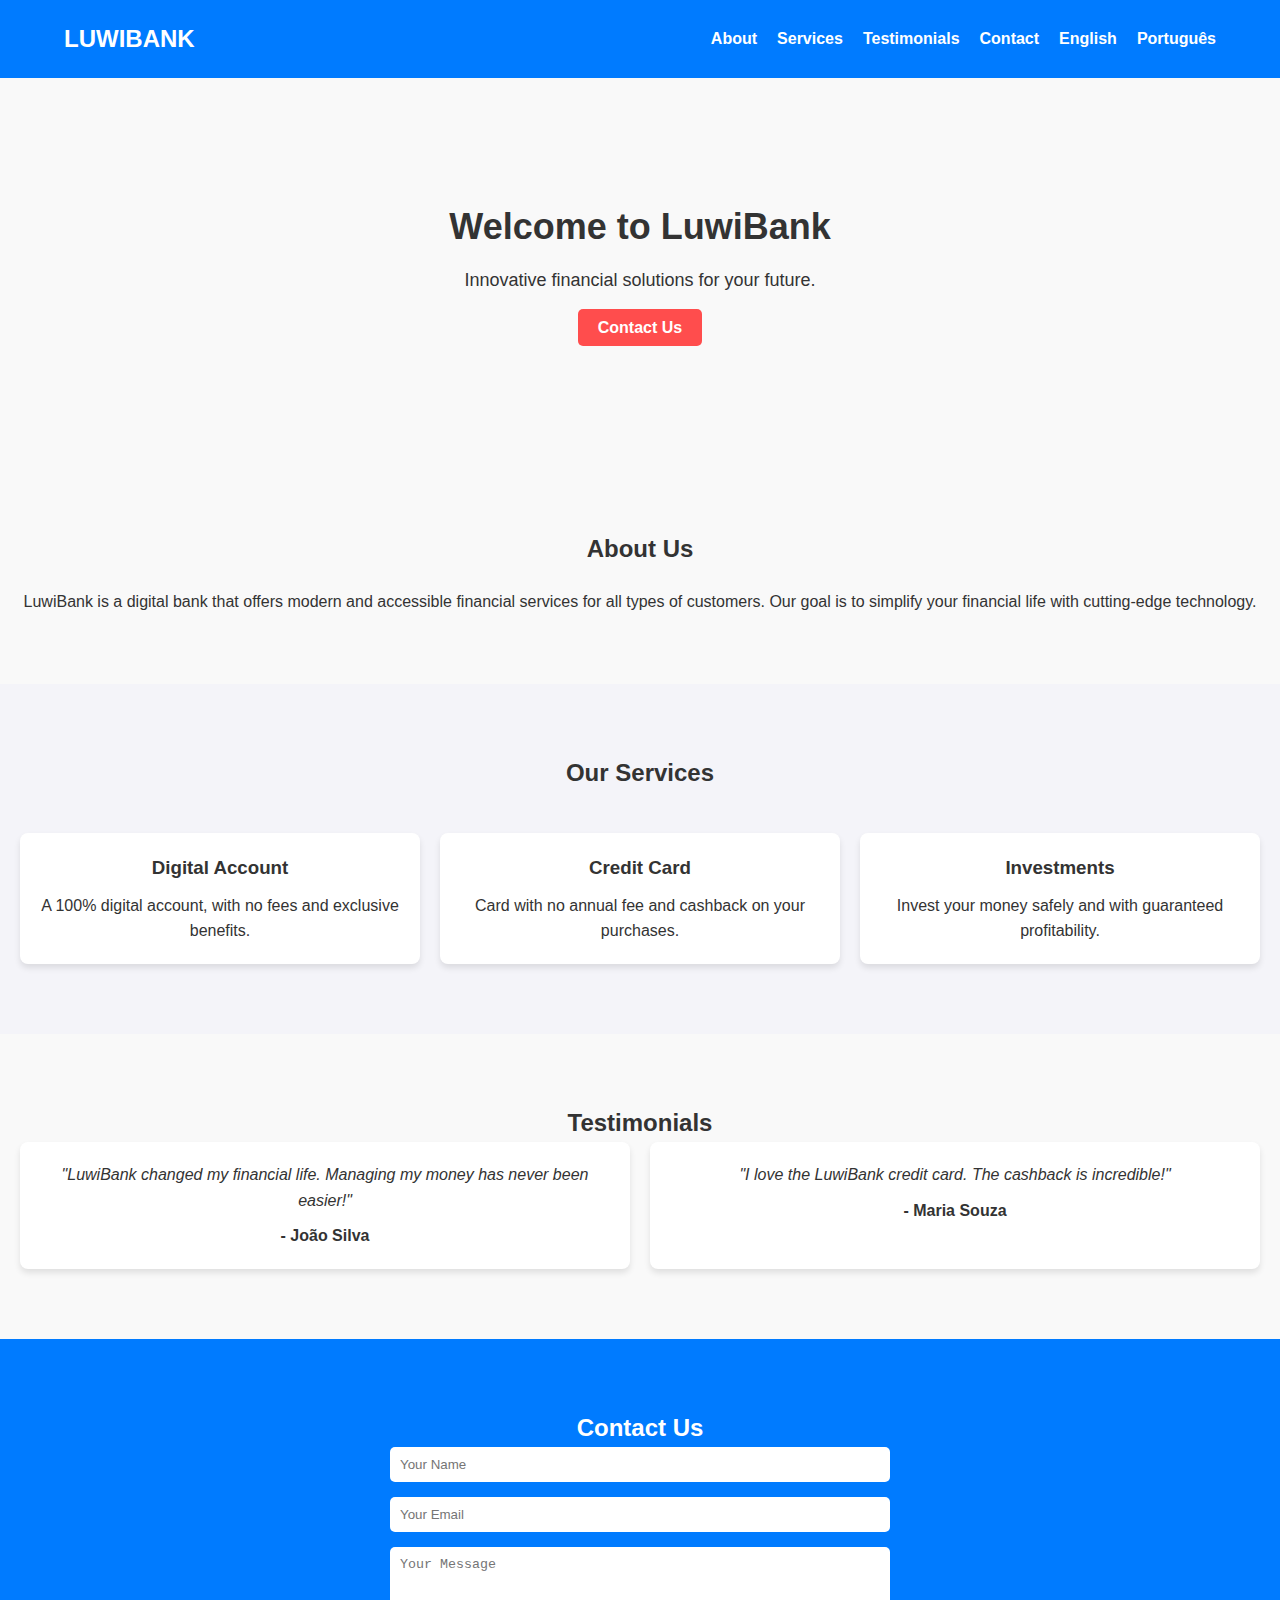
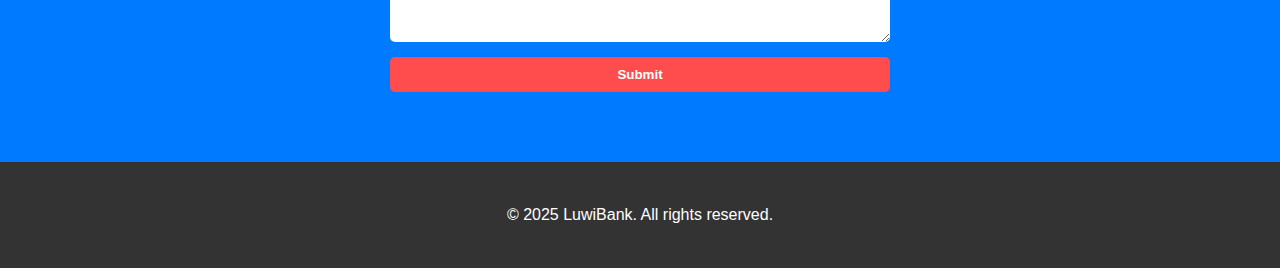
<file: en/index.html>
<!DOCTYPE html>
<html lang="pt-BR">
<head>
  <meta charset="UTF-8">
  <meta name="viewport" content="width=device-width, initial-scale=1.0">
  <title>LuwiBank - Seu Futuro Financeiro</title>
  <link rel="stylesheet" href="styles.css">
</head>
<body>
  <!-- Header -->
  <header class="header">
    <div class="header-container">
      <a href="#" class="logo">LUWIBANK</a>
      <nav class="nav">
        <ul class="nav-list">
          <li><a href="#about">About</a></li>
          <li><a href="#services">Services</a></li>
          <li><a href="#testimonials">Testimonials</a></li>
          <li><a href="#contact">Contact</a></li>

          <li><a href="#">English</a></li>
          <li><a href="../pt/index.html">Português</a></li>
        </ul>
      </nav>
    </div>
  </header>

  <!-- Hero Section -->
  <section class="hero">
    <div class="container">
      <h2>Welcome to LuwiBank</h2>
      <p>Innovative financial solutions for your future.</p>
      <a href="#contact" class="cta-btn">Contact Us</a>
    </div>
  </section>

  <!-- About -->
  <section id="about" class="about">
    <div class="container">
      <h2>About Us</h2>
      <p>LuwiBank is a digital bank that offers modern and accessible financial services for all types of customers. Our goal is to simplify your financial life with cutting-edge technology.</p>
    </div>
  </section>

  <!-- Services -->
  <section id="services" class="services">
    <div class="container">
      <h2>Our Services</h2>
      <div class="service-grid">
        <div class="service-item">
          <h3>Digital Account</h3>
          <p>A 100% digital account, with no fees and exclusive benefits.</p>
        </div>
        <div class="service-item">
          <h3>Credit Card</h3>
          <p>Card with no annual fee and cashback on your purchases.</p>
        </div>
        <div class="service-item">
          <h3>Investments</h3>
          <p>Invest your money safely and with guaranteed profitability.</p>
        </div>
      </div>
    </div>
  </section>

  <!-- Testimonials -->
  <section id="testimonials" class="testimonials">
    <div class="container">
      <h2>Testimonials</h2>
      <div class="testimonial-grid">
        <div class="testimonial-item">
          <p>"LuwiBank changed my financial life. Managing my money has never been easier!"</p>
          <span>- João Silva</span>
        </div>
        <div class="testimonial-item">
          <p>"I love the LuwiBank credit card. The cashback is incredible!"</p>
          <span>- Maria Souza</span>
        </div>
      </div>
    </div>
  </section>

  <!-- Contact -->
  <section id="contact" class="contact">
    <div class="container">
      <h2>Contact Us</h2>
      <form class="contact-form">
        <input type="text" placeholder="Your Name" required>
        <input type="email" placeholder="Your Email" required>
        <textarea placeholder="Your Message" rows="5" required></textarea>
        <button type="submit" class="cta-btn">Submit</button>
      </form>
    </div>
  </section>

  <!-- Footer -->
  <footer class="footer">
    <div class="container">
      <p>&copy; 2025 LuwiBank. All rights reserved.</p>
    </div>
  </footer>
</body>
</html>
</file>
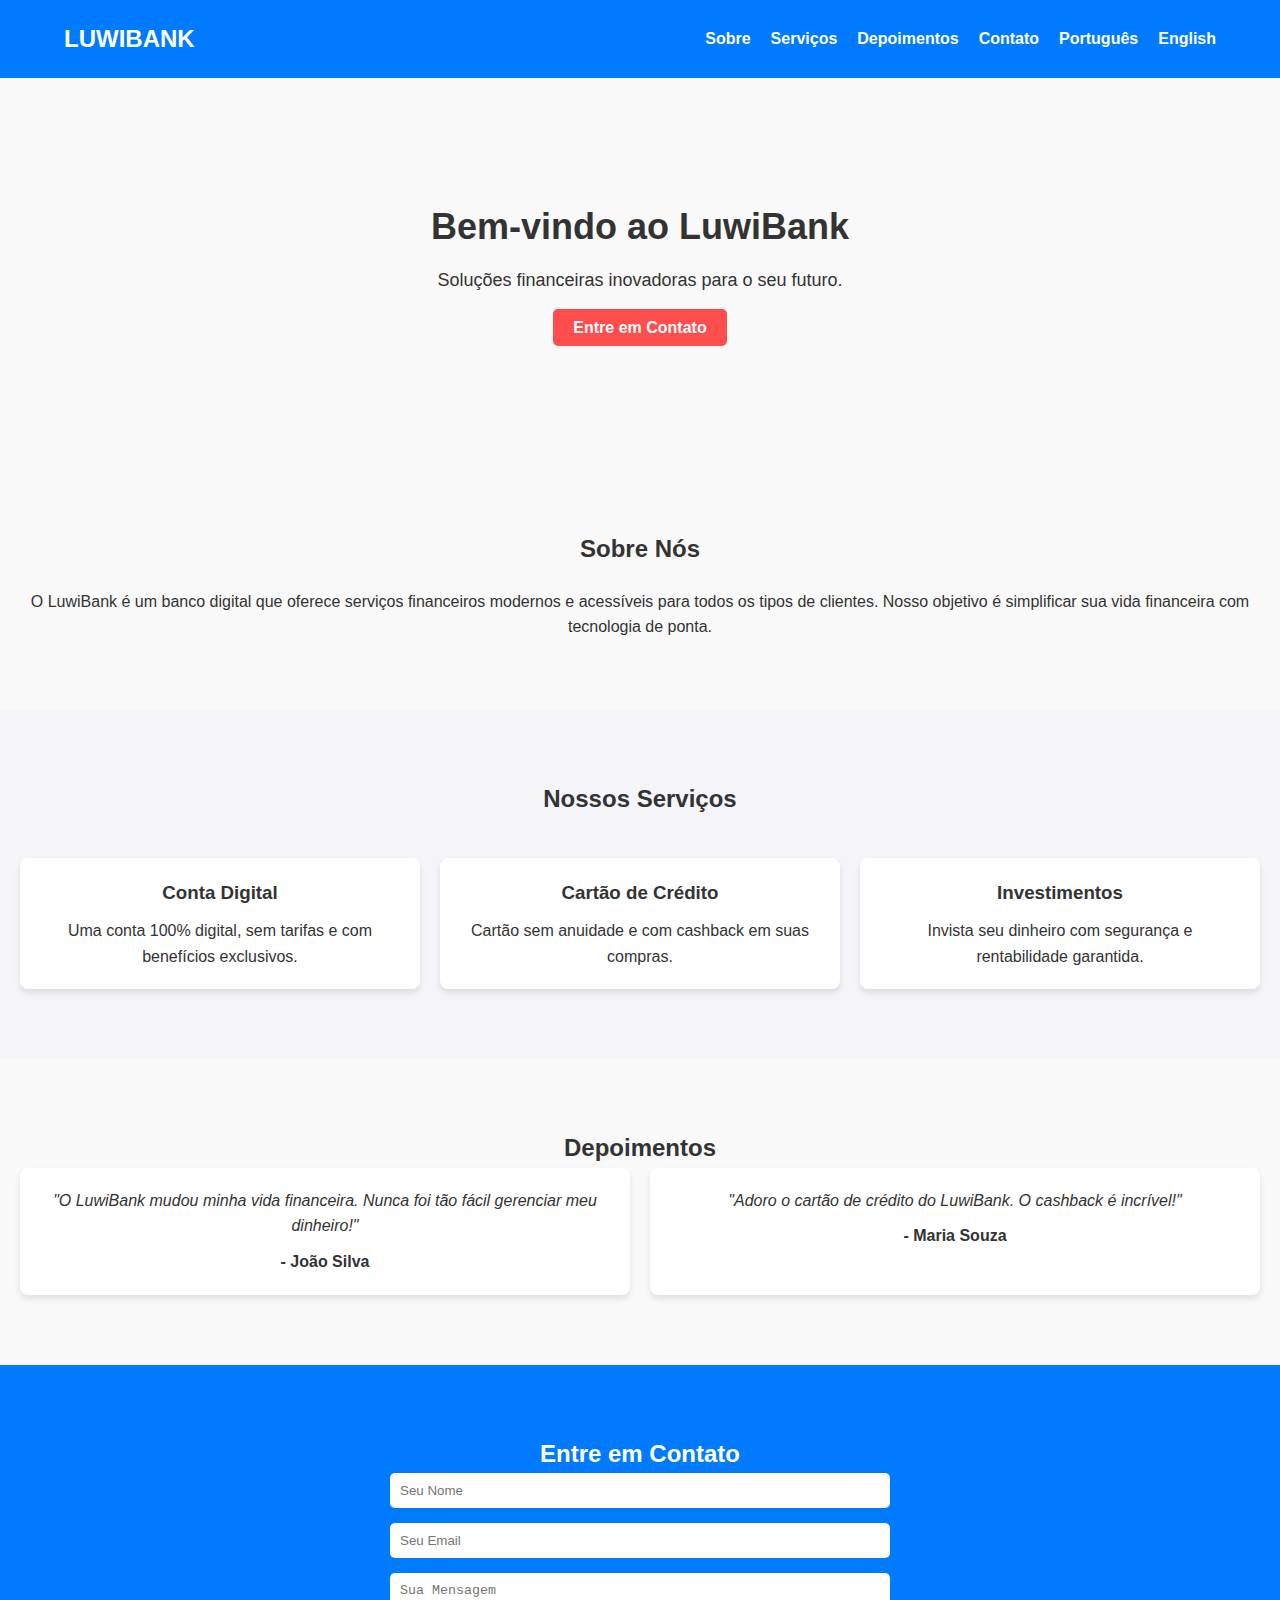
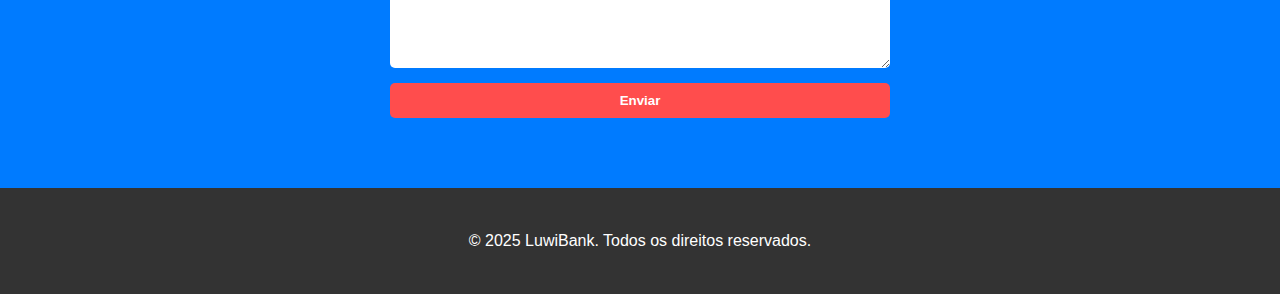
<file: pt/index.html>
<!DOCTYPE html>
<html lang="pt-BR">
<head>
  <meta charset="UTF-8">
  <meta name="viewport" content="width=device-width, initial-scale=1.0">
  <title>LuwiBank - Seu Futuro Financeiro</title>
  <link rel="stylesheet" href="styles.css">
</head>
<body>
  <!-- Cabeçalho -->
  <header class="header">
    <div class="header-container">
      <a href="#" class="logo">LUWIBANK</a>
      <nav class="nav">
        <ul class="nav-list">
          <li><a href="#sobre">Sobre</a></li>
          <li><a href="#servicos">Serviços</a></li>
          <li><a href="#depoimentos">Depoimentos</a></li>
          <li><a href="#contato">Contato</a></li>

          <li><a href="#">Português</a></li>
          <li><a href="../en/index.html">English</a></li>
        </ul>
      </nav>
    </div>
  </header>

  <!-- Seção Hero -->
  <section class="hero">
    <div class="container">
      <h2>Bem-vindo ao LuwiBank</h2>
      <p>Soluções financeiras inovadoras para o seu futuro.</p>
      <a href="#contato" class="cta-btn">Entre em Contato</a>
    </div>
  </section>

  <!-- Sobre -->
  <section id="sobre" class="about">
    <div class="container">
      <h2>Sobre Nós</h2>
      <p>O LuwiBank é um banco digital que oferece serviços financeiros modernos e acessíveis para todos os tipos de clientes. Nosso objetivo é simplificar sua vida financeira com tecnologia de ponta.</p>
    </div>
  </section>

  <!-- Serviços -->
  <section id="servicos" class="services">
    <div class="container">
      <h2>Nossos Serviços</h2>
      <div class="service-grid">
        <div class="service-item">
          <h3>Conta Digital</h3>
          <p>Uma conta 100% digital, sem tarifas e com benefícios exclusivos.</p>
        </div>
        <div class="service-item">
          <h3>Cartão de Crédito</h3>
          <p>Cartão sem anuidade e com cashback em suas compras.</p>
        </div>
        <div class="service-item">
          <h3>Investimentos</h3>
          <p>Invista seu dinheiro com segurança e rentabilidade garantida.</p>
        </div>
      </div>
    </div>
  </section>

  <!-- Depoimentos -->
  <section id="depoimentos" class="testimonials">
    <div class="container">
      <h2>Depoimentos</h2>
      <div class="testimonial-grid">
        <div class="testimonial-item">
          <p>"O LuwiBank mudou minha vida financeira. Nunca foi tão fácil gerenciar meu dinheiro!"</p>
          <span>- João Silva</span>
        </div>
        <div class="testimonial-item">
          <p>"Adoro o cartão de crédito do LuwiBank. O cashback é incrível!"</p>
          <span>- Maria Souza</span>
        </div>
      </div>
    </div>
  </section>

  <!-- Contato -->
  <section id="contato" class="contact">
    <div class="container">
      <h2>Entre em Contato</h2>
      <form class="contact-form">
        <input type="text" placeholder="Seu Nome" required>
        <input type="email" placeholder="Seu Email" required>
        <textarea placeholder="Sua Mensagem" rows="5" required></textarea>
        <button type="submit" class="cta-btn">Enviar</button>
      </form>
    </div>
  </section>

  <!-- Rodapé -->
  <footer class="footer">
    <div class="container">
      <p>&copy; 2025 LuwiBank. Todos os direitos reservados.</p>
    </div>
  </footer>
</body>
</html>
</file>
<file: en/styles.css>
/* styles.css */
* {
    margin: 0;
    padding: 0;
    box-sizing: border-box;
}

html {
    scroll-behavior: smooth;
}

body {
    font-family: Arial, sans-serif;
    line-height: 1.6;
    background-color: #f9f9f9;
    color: #333;
}

.container {
    padding: 20px;
}

.header-container {
    width: 90%;
    max-width: 1200px;
    margin: 0 auto;
    display: flex;
    justify-content: space-between;
    align-items: center;
}

/* Header */
.header {
    background: #007BFF;
    color: white;
    padding: 20px 0;
}

.logo {
    font-size: 24px;
    font-weight: bold;
    text-transform: uppercase;
    display: flex;
    align-items: center;
    color: #fff;
    text-decoration: none;
}

.nav {
    display: flex;
    justify-content: flex-end;
}

.nav-list {
    list-style: none;
    display: flex;
    gap: 20px;
}

.nav-list a {
    color: white;
    text-decoration: none;
    font-weight: bold;
}

.nav-list a:hover {
    text-decoration: underline;
}

/* Header Responsiveness */
@media (max-width: 768px) {
    .header-container {
        flex-direction: column;
        gap: 10px;
    }

    .nav {
        justify-content: center;
    }

    .nav-list {
        flex-direction: column;
        gap: 10px;
    }
}

/* Hero Section */
.hero {
    background: url('https://via.placeholder.com/1920x1080') no-repeat center center/cover;
    color: white;
    text-align: center;
    padding: 100px 20px;
}

.hero h2 {
    font-size: 36px;
    margin-bottom: 10px;
    color: #333;
}

.hero p {
    font-size: 18px;
    margin-bottom: 20px;
    color: #333;
}

.cta-btn {
    background: #ff4d4d;
    color: white;
    padding: 10px 20px;
    text-decoration: none;
    border-radius: 5px;
    font-weight: bold;
}

.cta-btn:hover {
    background: #cc0000;
}

/* Hero Section Responsiveness */
@media (max-width: 768px) {
    .hero {
        padding: 50px 20px;
    }

    .hero h2 {
        font-size: 28px;
    }

    .hero p {
        font-size: 16px;
    }
}

/* About Section */
.about {
    padding: 50px 0;
    text-align: center;
}

.about h2 {
    margin-bottom: 20px;
}

/* Services Section */
.services {
    padding: 50px 0;
    background: #f4f4f9;
}

.services h2 {
    text-align: center;
    margin-bottom: 40px;
}

.service-grid {
    display: grid;
    grid-template-columns: repeat(auto-fit, minmax(250px, 1fr));
    gap: 20px;
}

.service-item {
    background: white;
    padding: 20px;
    border-radius: 8px;
    box-shadow: 0 4px 6px rgba(0, 0, 0, 0.1);
    text-align: center;
}

.service-item h3 {
    margin-bottom: 10px;
}

/* Testimonials Section */
.testimonials {
    padding: 50px 0;
    text-align: center;
}

.testimonial-grid {
    display: grid;
    grid-template-columns: repeat(auto-fit, minmax(250px, 1fr));
    gap: 20px;
}

.testimonial-item {
    background: white;
    padding: 20px;
    border-radius: 8px;
    box-shadow: 0 4px 6px rgba(0, 0, 0, 0.1);
}

.testimonial-item p {
    font-style: italic;
    margin-bottom: 10px;
}

.testimonial-item span {
    font-weight: bold;
}

/* Contact Section */
.contact {
    padding: 50px 0;
    background: #007BFF;
    color: white;
    text-align: center;
}

.contact-form {
    display: flex;
    flex-direction: column;
    gap: 15px;
    max-width: 500px;
    margin: 0 auto;
}

.contact-form input,
.contact-form textarea {
    padding: 10px;
    border: none;
    border-radius: 5px;
}

.contact-form button {
    background: #ff4d4d;
    color: white;
    padding: 10px;
    border: none;
    border-radius: 5px;
    cursor: pointer;
}

.contact-form button:hover {
    background: #cc0000;
}

/* Footer */
.footer {
    background: #333;
    color: white;
    text-align: center;
    padding: 20px 0;
}

/* General Responsiveness */
/* Screen below 768px */
@media (max-width: 768px) {
    /* Global adjustments for smaller screens */
    .container {
        width: 95%;
        padding: 0 15px; /* Add side margin */
    }

    /* Reduce padding in sections */
    .about,
    .services,
    .testimonials,
    .contact {
        padding: 30px 0;
    }

    /* Reduces font size in titles */
    h2 {
        font-size: 24px;
    }

    /* Adjust call to action button */
    .cta-btn {
        padding: 8px 16px;
        font-size: 14px;
    }

    /* Adjust form */
    .contact-form {
        padding: 0 15px;
    }
}

/* Adding specific media query for screens smaller than 244px */
@media (max-width: 244px) {
    /* Global Adjustments */
    .container {
        width: 100%; /* Occupies the entire available width */
        padding: 0 10px; /* Reduces side margin for very small screens */
    }

    /* Header */
    .nav-list {
        flex-direction: column;
        gap: 5px; /* Reduces spacing between menu items */
    }

    .nav-list a {
        font-size: 12px; /* Decreases menu font size */
    }

    /* Hero Section */
    .hero {
        padding: 30px 10px; /* Reduces padding to avoid overflow */
    }

    .hero h2 {
        font-size: 20px; /* Decreases title size */
    }

    .hero p {
        font-size: 12px; /* Decreases text size */
    }

    .cta-btn {
        font-size: 10px; /* Decreases button size */
        padding: 5px 10px; /* Reduces button padding */
    }

    /* About Section */
    .about h2 {
        font-size: 20px; /* Decreases title size */
    }

    /* Services Section */
    .service-grid {
        grid-template-columns: 1fr; /* Forces one column only */
        gap: 10px; /* Reduces spacing between items */
    }

    .service-item {
        padding: 10px; /* Reduces internal padding */
        font-size: 12px; /* Decreases text size */
    }

    .service-item h3 {
        font-size: 14px; /* Decreases title size */
    }

    /* Testimonials Section */
    .testimonial-grid {
        grid-template-columns: 1fr; /* Forces one column only */
        gap: 10px; /* Reduces spacing between items */
    }

    .testimonial-item {
        padding: 10px; /* Reduces internal padding */
        font-size: 12px; /* Decreases title size */
    }

    .testimonial-item p {
        font-size: 12px; /* Decreases text size */
    }

    .testimonial-item span {
        font-size: 12px; /* Decreases author name size */
    }

    /* Contact Section */
    .contact-form {
        padding: 0 10px; /* Adds side padding for the form */
    }

    .contact-form input,
    .contact-form textarea {
        font-size: 12px; /* Decreases text size in the inputs */
        padding: 5px; /* Reduces internal padding */
    }

    .contact-form button {
        font-size: 10px; /* Decreases button size */
        padding: 5px 10px; /* Reduces button padding */
    }
}
</file>
<file: pt/styles.css>
/* styles.css */
* {
  margin: 0;
  padding: 0;
  box-sizing: border-box;
}

html {
    scroll-behavior: smooth;
}

body {
  font-family: Arial, sans-serif;
  line-height: 1.6;
  background-color: #f9f9f9;
  color: #333;
}

.container {
    padding: 20px;
}

.header-container {
  width: 90%;
  max-width: 1200px;
  margin: 0 auto;
  display: flex;
  justify-content: space-between;
  align-items: center;
}

/* Header */
.header {
  background: #007BFF;
  color: white;
  padding: 20px 0;
}

.logo {
  font-size: 24px;
  font-weight: bold;
  text-transform: uppercase;
  display: flex;
  align-items: center;
  text-decoration: none;
  color: #fff;
}

.nav {
  display: flex;
  justify-content: flex-end;
}

.nav-list {
  list-style: none;
  display: flex;
  gap: 20px;
}

.nav-list a {
  color: white;
  text-decoration: none;
  font-weight: bold;
}

.nav-list a:hover {
  text-decoration: underline;
}

/* Responsividade do Header */
@media (max-width: 768px) {
    .header-container {
        flex-direction: column;
        gap: 10px;
    }

  .nav {
    justify-content: center;
  }

  .nav-list {
    flex-direction: column;
    gap: 10px;
  }
}

/* Hero Section */
.hero {
  background: url('https://via.placeholder.com/1920x1080') no-repeat center center/cover;
  color: white;
  text-align: center;
  padding: 100px 20px;
}

.hero h2 {
  font-size: 36px;
  margin-bottom: 10px;
  color: #333;
}

.hero p {
  font-size: 18px;
  margin-bottom: 20px;
  color: #333;
}

.cta-btn {
  background: #ff4d4d;
  color: white;
  padding: 10px 20px;
  text-decoration: none;
  border-radius: 5px;
  font-weight: bold;
}

.cta-btn:hover {
  background: #cc0000;
}

/* Responsividade da Hero Section */
@media (max-width: 768px) {
  .hero {
    padding: 50px 20px;
  }

  .hero h2 {
    font-size: 28px;
  }

  .hero p {
    font-size: 16px;
  }
}

/* About Section */
.about {
  padding: 50px 0;
  text-align: center;
}

.about h2 {
  margin-bottom: 20px;
}

/* Services Section */
.services {
  padding: 50px 0;
  background: #f4f4f9;
}

.services h2 {
  text-align: center;
  margin-bottom: 40px;
}

.service-grid {
  display: grid;
  grid-template-columns: repeat(auto-fit, minmax(250px, 1fr));
  gap: 20px;
}

.service-item {
  background: white;
  padding: 20px;
  border-radius: 8px;
  box-shadow: 0 4px 6px rgba(0, 0, 0, 0.1);
  text-align: center;
}

.service-item h3 {
  margin-bottom: 10px;
}

/* Testimonials Section */
.testimonials {
  padding: 50px 0;
  text-align: center;
}

.testimonial-grid {
  display: grid;
  grid-template-columns: repeat(auto-fit, minmax(250px, 1fr));
  gap: 20px;
}

.testimonial-item {
  background: white;
  padding: 20px;
  border-radius: 8px;
  box-shadow: 0 4px 6px rgba(0, 0, 0, 0.1);
}

.testimonial-item p {
  font-style: italic;
  margin-bottom: 10px;
}

.testimonial-item span {
  font-weight: bold;
}

/* Contact Section */
.contact {
  padding: 50px 0;
  background: #007BFF;
  color: white;
  text-align: center;
}

.contact-form {
  display: flex;
  flex-direction: column;
  gap: 15px;
  max-width: 500px;
  margin: 0 auto;
}

.contact-form input,
.contact-form textarea {
  padding: 10px;
  border: none;
  border-radius: 5px;
}

.contact-form button {
  background: #ff4d4d;
  color: white;
  padding: 10px;
  border: none;
  border-radius: 5px;
  cursor: pointer;
}

.contact-form button:hover {
  background: #cc0000;
}

/* Footer */
.footer {
  background: #333;
  color: white;
  text-align: center;
  padding: 20px 0;
}

/* Responsividade Geral */
/* Tela abaixo de 768px */
@media (max-width: 768px) {
  /* Ajustes globais para telas menores */
  .container {
    width: 95%;
    padding: 0 15px; /* Adiciona margem lateral */
  }

  /* Reduzir padding nas seções */
  .about,
  .services,
  .testimonials,
  .contact {
    padding: 30px 0;
  }

  /* Reduzir tamanho da fonte nos títulos */
  h2 {
    font-size: 24px;
  }

  /* Ajustar botão de chamada para ação */
  .cta-btn {
    padding: 8px 16px;
    font-size: 14px;
  }

  /* Ajustar formulário */
  .contact-form {
    padding: 0 15px;
  }
}

/* Adicionando media query específica para telas menores que 244px */
@media (max-width: 244px) {
    /* Ajustes globais */
    .container {
      width: 100%; /* Ocupa toda a largura disponível */
      padding: 0 10px; /* Reduz a margem lateral para telas muito pequenas */
    }
  
    /* Header */
    .nav-list {
      flex-direction: column;
      gap: 5px; /* Reduz o espaçamento entre os itens do menu */
    }
  
    .nav-list a {
      font-size: 12px; /* Diminui o tamanho da fonte do menu */
    }
  
    /* Hero Section */
    .hero {
      padding: 30px 10px; /* Reduz o padding para evitar overflow */
    }
  
    .hero h2 {
      font-size: 20px; /* Diminui o tamanho do título */
    }
  
    .hero p {
      font-size: 12px; /* Diminui o tamanho do texto */
    }
  
    .cta-btn {
      font-size: 10px; /* Diminui o tamanho do botão */
      padding: 5px 10px; /* Reduz o padding do botão */
    }
  
    /* About Section */
    .about h2 {
      font-size: 20px; /* Diminui o tamanho do título */
    }
  
    /* Services Section */
    .service-grid {
      grid-template-columns: 1fr; /* Força apenas uma coluna */
      gap: 10px; /* Reduz o espaçamento entre os itens */
    }
  
    .service-item {
      padding: 10px; /* Reduz o padding interno */
      font-size: 12px; /* Diminui o tamanho do texto */
    }
  
    .service-item h3 {
      font-size: 14px; /* Diminui o tamanho do título */
    }
  
    /* Testimonials Section */
    .testimonial-grid {
      grid-template-columns: 1fr; /* Força apenas uma coluna */
      gap: 10px; /* Reduz o espaçamento entre os itens */
    }
  
    .testimonial-item {
      padding: 10px; /* Reduz o padding interno */
      font-size: 12px; /* Diminui o tamanho do texto */
    }
  
    .testimonial-item p {
      font-size: 12px; /* Diminui o tamanho do texto */
    }
  
    .testimonial-item span {
      font-size: 12px; /* Diminui o tamanho do nome do autor */
    }
  
    /* Contact Section */
    .contact-form {
      padding: 0 10px; /* Adiciona margem lateral ao formulário */
    }
  
    .contact-form input,
    .contact-form textarea {
      font-size: 12px; /* Diminui o tamanho do texto nos campos */
      padding: 5px; /* Reduz o padding interno */
    }
  
    .contact-form button {
      font-size: 10px; /* Diminui o tamanho do botão */
      padding: 5px 10px; /* Reduz o padding do botão */
    }
}
</file>
